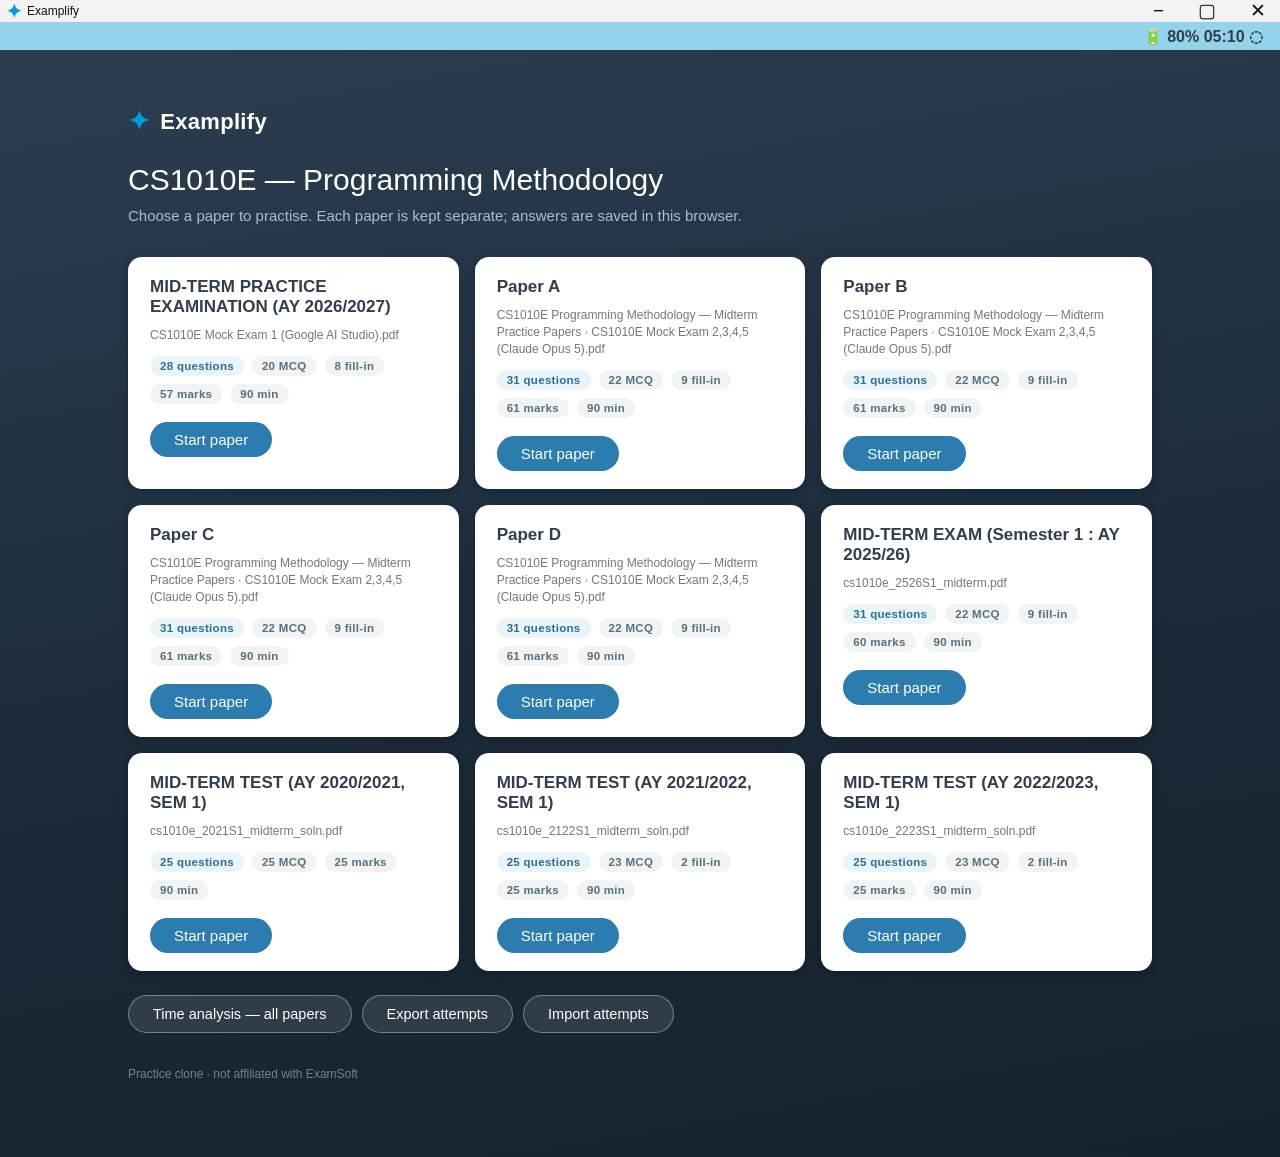
<file: index.html>
<!DOCTYPE html>
<html lang="en">
<head>
<meta charset="utf-8">
<meta name="viewport" content="width=device-width, initial-scale=1">
<title>Examplify</title>
<link rel="stylesheet" href="styles.css">
</head>
<body>

<!-- ============ Title bar ============ -->
<div class="titlebar">
  <div class="titlebar-left">
    <span class="titlebar-mark">&#10022;</span>
    <span class="titlebar-name">Examplify</span>
  </div>
  <div class="titlebar-buttons">
    <span>&#8722;</span><span>&#9634;</span><span>&#10005;</span>
  </div>
</div>

<!-- ============ System status strip ============ -->
<div class="statusbar">
  <span class="statusbar-icons">&#128267; <b id="battery">80%</b> <span id="clock">12:17</span> &#9676;</span>
</div>

<!-- ============ Exam selection screen ============ -->
<section id="screen-picker" class="picker">
  <div class="picker-inner">
    <div class="picker-logo"><span class="picker-mark">&#10022;</span> Examplify</div>
    <h1>CS1010E &mdash; Programming Methodology</h1>
    <p class="picker-sub">Choose a paper to practise. Each paper is kept separate; answers are saved in this browser.</p>
    <div id="exam-list" class="exam-list"></div>
    <div class="picker-tools">
      <button class="picker-tool-btn" id="open-stats" type="button">Time analysis &mdash; all papers</button>
      <button class="picker-tool-btn" id="export-attempts" type="button">Export attempts</button>
      <button class="picker-tool-btn" id="import-attempts" type="button">Import attempts</button>
    </div>
    <p class="picker-note" id="picker-note" hidden></p>
    <input type="file" id="import-file" accept="application/json,.json" hidden>
    <p class="picker-foot">Practice clone &middot; not affiliated with ExamSoft</p>
  </div>
</section>

<!-- ============ Exam runner ============ -->
<section id="screen-exam" class="app" hidden>

  <!-- Header -->
  <header class="app-header">
    <div class="app-brand">
      <span class="app-brand-icon">&#10022;</span>
      <span class="app-brand-text">Examplify</span>
    </div>
    <div class="app-brand-sep"></div>
    <div class="app-title" id="exam-title">&nbsp;</div>
    <div class="app-remaining">
      <span class="app-remaining-label" id="timer-label">TIME REMAINING</span>
      <span class="app-remaining-clock" id="timer">90:00</span>
    </div>
    <div class="app-controls-wrap">
      <div class="app-controls" id="exam-controls">
        <button class="app-controls-btn" id="exam-controls-btn" type="button">
          EXAM CONTROLS <span class="chev">&#65088;</span>
        </button>
        <div class="menu" id="exam-controls-menu" hidden>
          <button type="button" data-action="submit">Submit Exam</button>
          <button type="button" data-action="quit">Exit &amp; Discard</button>
        </div>
      </div>
    </div>
    <button class="app-toolkit" id="toolkit-btn" type="button">
      <span>TOOL KIT</span><span class="toolkit-dots">&#8942;</span>
    </button>
    <div class="menu menu-right" id="toolkit-menu" hidden>
      <button type="button" data-action="calc">Calculator</button>
      <button type="button" data-action="notes">Notes</button>
      <button type="button" data-action="highlights">Highlights</button>
      <button type="button" data-action="legend">Keyboard Shortcuts</button>
    </div>
  </header>

  <!-- Body -->
  <div class="app-body">

    <aside class="rail" id="rail">
      <button class="rail-filter" id="rail-filter" type="button">FILTER &rsaquo;</button>
      <button class="rail-caret" id="rail-up" type="button" title="Scroll up">&#8963;</button>
      <div class="rail-list" id="rail-list"></div>
      <button class="rail-caret" id="rail-down" type="button" title="Scroll down">&#8964;</button>
      <div class="rail-filter-panel" id="rail-filter-panel" hidden>
        <button type="button" data-filter="all">All questions</button>
        <button type="button" data-filter="flagged">Flagged</button>
        <button type="button" data-filter="unanswered">Unanswered</button>
        <button type="button" data-filter="mcq">Multiple choice</button>
        <button type="button" data-filter="fib">Fill in the blank</button>
        <div class="rail-filter-sep"></div>
        <div class="rail-filter-group">Mid-term scope</div>
        <button type="button" data-filter="outofscope">Out of scope</button>
        <button type="button" class="sub" data-filter="scope-total">Totally out of scope</button>
        <button type="button" class="sub" data-filter="scope-crucial">Crucially out of scope</button>
        <button type="button" class="sub" data-filter="scope-slight">Slightly out of scope</button>
        <button type="button" data-filter="inscope">In scope</button>
      </div>
    </aside>

    <main class="main" id="main">
      <div class="q-head" id="q-head">
        <div class="q-head-left">
          <span class="q-label" id="q-label">Question 1</span>
          <button class="q-label-chev" id="q-jump" type="button" title="Jump to question">&#8964;</button>
          <div class="menu" id="q-jump-menu" hidden></div>
        </div>
        <button class="flag-btn" id="flag-btn" type="button">FLAG QUESTION</button>
        <div class="q-stopwatch" id="q-stopwatch" hidden title="Time spent on this question">
          <span class="q-stopwatch-icon" aria-hidden="true">&#9201;</span>
          <span class="q-stopwatch-time" id="q-stopwatch-time">00:00</span>
        </div>
        <div class="q-more-wrap">
          <button class="q-more" id="q-more" type="button">&#8226;&#8226;&#8226;</button>
          <div class="menu menu-right" id="q-more-menu" hidden>
            <button type="button" data-action="strike">Strike through</button>
            <button type="button" data-action="highlight">Highlight</button>
            <button type="button" data-action="clear">Clear highlights</button>
          </div>
        </div>
      </div>

      <div class="q-scroll" id="q-scroll">
        <div class="q-stem" id="q-stem"></div>
        <div class="q-answers" id="q-answers"></div>
      </div>

      <div class="q-toast" id="q-toast" hidden></div>
    </main>

    <!-- ============ Toolkit Panel (Calculator) ============ -->
    <aside class="toolkit-panel" id="toolkit-panel" hidden>
      <div class="toolkit-tabs">
        <button class="toolkit-tab" data-tab="tools" type="button">TOOLS</button>
        <button class="toolkit-tab active" data-tab="calculators" type="button">CALCULATORS</button>
      </div>

      <div class="toolkit-content" id="toolkit-content">
        <!-- Calculator Mode Toggle -->
        <div class="calc-mode-toggle">
          <button class="calc-mode-btn active" id="calc-mode-keyboard" data-mode="keyboard" type="button">Keyboard Friendly</button>
          <button class="calc-mode-btn" id="calc-mode-classic" data-mode="classic" type="button">Classic</button>
        </div>

        <!-- ===== Keyboard Friendly Calculator ===== -->
        <div class="calc-keyboard" id="calc-keyboard">
          <div class="calc-kb-display-wrap">
            <div class="calc-kb-history" id="calc-kb-history"></div>
            <div class="calc-kb-input-box">
              <input class="calc-kb-input" id="calc-kb-input" type="text" autocomplete="off" spellcheck="false" placeholder="">
            </div>
          </div>
          <div class="calc-kb-controls">
            <button class="calc-ctrl-btn" id="calc-kb-undo" type="button" title="Undo">
              <svg width="18" height="18" viewBox="0 0 24 24" fill="none" stroke="currentColor" stroke-width="2" stroke-linecap="round" stroke-linejoin="round"><path d="M9 14 4 9l5-5"/><path d="M4 9h10.5a5.5 5.5 0 0 1 5.5 5.5v0a5.5 5.5 0 0 1-5.5 5.5H11"/></svg>
            </button>
            <button class="calc-ctrl-btn" id="calc-kb-redo" type="button" title="Redo">
              <svg width="18" height="18" viewBox="0 0 24 24" fill="none" stroke="currentColor" stroke-width="2" stroke-linecap="round" stroke-linejoin="round"><path d="m15 14 5-5-5-5"/><path d="M20 9H9.5A5.5 5.5 0 0 0 4 14.5v0A5.5 5.5 0 0 0 9.5 20H13"/></svg>
            </button>
            <span class="calc-ctrl-spacer"></span>
            <button class="calc-ctrl-btn calc-ctrl-text" id="calc-kb-clear" type="button">clear all</button>
            <button class="calc-ctrl-btn" id="calc-kb-backspace" type="button" title="Backspace">
              <svg width="20" height="18" viewBox="0 0 24 24" fill="none" stroke="currentColor" stroke-width="2" stroke-linecap="round" stroke-linejoin="round"><path d="M21 4H8l-7 8 7 8h13a2 2 0 0 0 2-2V6a2 2 0 0 0-2-2z"/><line x1="18" y1="9" x2="12" y2="15"/><line x1="12" y1="9" x2="18" y2="15"/></svg>
            </button>
          </div>
          <div class="calc-kb-grid">
            <button class="calc-btn func" data-val="(">(</button>
            <button class="calc-btn func" data-val=")">)</button>
            <button class="calc-btn func" data-val="√">√</button>
            <button class="calc-btn func" data-val="^"><i>a</i><sup><i>b</i></sup></button>
            <button class="calc-btn op" data-val="÷">÷</button>

            <button class="calc-btn num" data-val="7">7</button>
            <button class="calc-btn num" data-val="8">8</button>
            <button class="calc-btn num" data-val="9">9</button>
            <button class="calc-btn op span2" data-val="×">×</button>

            <button class="calc-btn num" data-val="4">4</button>
            <button class="calc-btn num" data-val="5">5</button>
            <button class="calc-btn num" data-val="6">6</button>
            <button class="calc-btn op span2" data-val="−">−</button>

            <button class="calc-btn num" data-val="1">1</button>
            <button class="calc-btn num" data-val="2">2</button>
            <button class="calc-btn num" data-val="3">3</button>
            <button class="calc-btn op span2" data-val="+">+</button>

            <button class="calc-btn num" data-val="0">0</button>
            <button class="calc-btn num" data-val=".">.</button>
            <button class="calc-btn func" data-val="ans">ans</button>
            <button class="calc-btn enter span2" id="calc-kb-enter" type="button">
              <svg width="20" height="16" viewBox="0 0 24 24" fill="none" stroke="currentColor" stroke-width="2.5" stroke-linecap="round" stroke-linejoin="round"><polyline points="9 10 4 15 9 20"/><path d="M20 4v7a4 4 0 0 1-4 4H4"/></svg>
            </button>
          </div>
        </div>

        <!-- ===== Classic (Scientific) Calculator ===== -->
        <div class="calc-classic" id="calc-classic" hidden>
          <div class="calc-cl-display">
            <div class="calc-cl-top">
              <span class="calc-cl-deg" id="calc-cl-deg">DEG</span>
              <span class="calc-cl-ans-label">Ans=</span>
              <span class="calc-cl-ans-val" id="calc-cl-ans">0</span>
            </div>
            <input class="calc-cl-input" id="calc-cl-input" type="text" autocomplete="off" spellcheck="false" value="0" placeholder="0">
          </div>
          <div class="calc-cl-grid">
            <button class="calc-btn cl-func cl-rad" id="calc-cl-rad" type="button">Radian</button>
            <button class="calc-btn cl-func cl-inv" id="calc-cl-inv" type="button">INV</button>
            <button class="calc-btn cl-func cl-ac" id="calc-cl-ac" type="button">AC</button>

            <button class="calc-btn cl-btn" data-val="sin">sin</button>
            <button class="calc-btn cl-btn" data-val="cos">cos</button>
            <button class="calc-btn cl-btn" data-val="tan">tan</button>
            <button class="calc-btn cl-btn" data-val="π">π</button>
            <button class="calc-btn cl-btn" data-val="n!">n!</button>

            <button class="calc-btn cl-btn" data-val="log">log</button>
            <button class="calc-btn cl-btn" data-val="ln">ln</button>
            <button class="calc-btn cl-btn" data-val="√">√</button>
            <button class="calc-btn cl-btn" data-val="1/x">1/x</button>
            <button class="calc-btn cl-btn" data-val="x^y"><i>x</i><sup><i>y</i></sup></button>

            <button class="calc-btn cl-btn" data-val="7">7</button>
            <button class="calc-btn cl-btn" data-val="8">8</button>
            <button class="calc-btn cl-btn" data-val="9">9</button>
            <button class="calc-btn cl-btn" data-val="(">(</button>
            <button class="calc-btn cl-btn" data-val=")">)</button>

            <button class="calc-btn cl-btn" data-val="4">4</button>
            <button class="calc-btn cl-btn" data-val="5">5</button>
            <button class="calc-btn cl-btn" data-val="6">6</button>
            <button class="calc-btn cl-btn" data-val="×">×</button>
            <button class="calc-btn cl-btn" data-val="÷">÷</button>

            <button class="calc-btn cl-btn" data-val="1">1</button>
            <button class="calc-btn cl-btn" data-val="2">2</button>
            <button class="calc-btn cl-btn" data-val="3">3</button>
            <button class="calc-btn cl-btn" data-val="+">+</button>
            <button class="calc-btn cl-btn" data-val="−">−</button>

            <button class="calc-btn cl-btn" data-val="0">0</button>
            <button class="calc-btn cl-btn" data-val=".">.</button>
            <button class="calc-btn cl-btn" data-val="EE">EE</button>
            <button class="calc-btn cl-btn" id="calc-cl-del" type="button">Del</button>
            <button class="calc-btn cl-btn" id="calc-cl-eq" type="button">=</button>
          </div>
        </div>
      </div>

      <div class="toolkit-close">
        <a href="#" id="toolkit-close-link">Close Toolkit</a>
      </div>
    </aside>
  </div>

  <!-- Footer -->
  <footer class="app-footer">
    <div class="footer-progress">
      <span id="footer-progress">1 OF 2 QUESTIONS</span>
      <span class="footer-version">EXAMPLIFY VERSION 3W.12.0</span>
    </div>
    <div class="footer-nav">
      <button class="btn-outline" id="prev-btn" type="button">Previous</button>
      <button class="btn-solid" id="next-btn" type="button">Next</button>
    </div>
  </footer>
</section>

<!-- ============ Review / results ============ -->
<section id="screen-review" class="review" hidden>
  <header class="review-header">
    <div class="app-brand">
      <span class="app-brand-icon">&#10022;</span>
      <span class="app-brand-text">Examplify</span>
    </div>
    <div class="app-brand-sep"></div>
    <div class="app-title" id="review-title">&nbsp;</div>
    <div class="review-header-actions">
      <button class="btn-outline light" id="review-alltime" type="button">Compare all papers</button>
      <button class="btn-outline light" id="review-continue" type="button">Continue this paper</button>
      <button class="btn-outline light" id="review-retake" type="button">Retake paper</button>
      <button class="btn-outline light" id="review-back" type="button">Back to exams</button>
    </div>
  </header>

  <div class="review-body">
    <div class="review-summary">
      <div class="score-ring" id="score-ring">
        <span class="score-pct" id="score-pct">&mdash;</span>
        <span class="score-cap">score</span>
      </div>
      <div class="review-stats" id="review-stats"></div>
    </div>
    <div class="time-panel" id="review-time"></div>
    <div class="review-breakdown" id="review-breakdown"></div>
  </div>
</section>

<!-- ============ Cross-paper time analysis ============ -->
<section id="screen-stats" class="review stats" hidden>
  <header class="review-header">
    <div class="app-brand">
      <span class="app-brand-icon">&#10022;</span>
      <span class="app-brand-text">Examplify</span>
    </div>
    <div class="app-brand-sep"></div>
    <div class="app-title" id="stats-title">Time analysis</div>
    <div class="review-header-actions">
      <button class="btn-outline light" id="stats-back" type="button">Back to exams</button>
    </div>
  </header>
  <div class="review-body">
    <div id="stats-root"></div>
  </div>
</section>

<!-- ============ Modal ============ -->
<div class="modal-backdrop" id="modal" hidden>
  <div class="modal">
    <h2 id="modal-title">Submit exam?</h2>
    <div class="modal-body" id="modal-body"></div>
    <div class="modal-actions" id="modal-actions"></div>
  </div>
</div>

<script src="data/registry.js"></script>
<script src="data/exam-mock1.js"></script>
<script src="data/exam-paper-a.js"></script>
<script src="data/exam-paper-b.js"></script>
<script src="data/exam-paper-c.js"></script>
<script src="data/exam-paper-d.js"></script>
<script src="data/exam-midterm.js"></script>
<script src="data/exam-2021.js"></script>
<script src="data/exam-2122.js"></script>
<script src="data/exam-2223.js"></script>
<script src="app.js"></script>
</body>
</html>
</file>
<file: styles.css>
/* ===========================================================
   Examplify clone — styling derived from the interface CSS
   =========================================================== */

:root {
  --bar-grey: #F3F3F3;
  --strip-blue: #93D4EC;
  --strip-text: #2D3E4D;
  --header: #2B3E50;
  --header-dark: #0C253B;
  --rail-bg: #F0F3F5;
  --rail-text: #2D4153;
  --accent: #2C7CAF;
  --accent-line: #2C7EAF;
  --accent-soft: #2A7DB1;
  --accent-text: #2879AB;
  --footer: #D9EDF9;
  --footer-text: #303F4E;
  --footer-muted: #557387;
  --option-bg: #F0F3F5;
  --option-border: #A6A6A6;
  --ink: #303030;
  --ink-strong: #303F4E;
  --ink-muted: #777777;
  --ok: #2E7D4F;
  --ok-bg: #E7F5EC;
  --bad: #B03A2E;
  --bad-bg: #FBEAE8;
  --flag: #C9862B;
}

* { box-sizing: border-box; }

html, body {
  margin: 0;
  padding: 0;
  height: 100%;
  background: #FFFFFF;
  color: var(--ink);
  font-family: Roboto, "Segoe UI", Arial, Helvetica, sans-serif;
  -webkit-font-smoothing: antialiased;
}

button { font-family: inherit; cursor: pointer; }
[hidden] { display: none !important; }

/* ---------------- title bar ---------------- */
.titlebar {
  height: 22px;
  background: var(--bar-grey);
  display: flex;
  align-items: center;
  justify-content: space-between;
  padding: 0 14px 0 2px;
}
.titlebar-left { display: flex; align-items: center; gap: 5px; padding-left: 4px; }
.titlebar-mark { color: #059ADE; font-size: 19px; font-weight: 700; line-height: 19px; }
.titlebar-name { font-size: 12px; color: #111111; }
.titlebar-buttons { display: flex; align-items: center; gap: 34px; font-size: 19px; color: #111111; line-height: 22px; }

/* ---------------- status strip ---------------- */
.statusbar {
  height: 28px;
  background: var(--strip-blue);
  display: flex;
  justify-content: flex-end;
  align-items: center;
  padding: 0 17px 0 0;
}
.statusbar-icons { color: var(--strip-text); font-weight: 700; font-size: 16px; }

/* ===========================================================
   Picker
   =========================================================== */
.picker {
  min-height: calc(100vh - 50px);
  background: linear-gradient(170deg, #2B3E50 0%, #1B2B3A 55%, #16222E 100%);
  overflow-y: auto;
}
.picker-inner { max-width: 1080px; margin: 0 auto; padding: 56px 28px 64px; }
.picker-logo { display: flex; align-items: center; gap: 10px; color: #FFFFFF; font-size: 22px; font-weight: 700; letter-spacing: .3px; }
.picker-mark { color: #059ADE; font-size: 26px; }
.picker h1 { color: #FFFFFF; font-size: 30px; font-weight: 500; margin: 26px 0 8px; }
.picker-sub { color: #A9BFD0; font-size: 15px; margin: 0 0 30px; max-width: 640px; line-height: 22px; }
.picker-foot { color: #6C8497; font-size: 12px; margin-top: 34px; }

.exam-list { display: grid; grid-template-columns: repeat(auto-fill, minmax(300px, 1fr)); gap: 16px; }
.exam-card {
  text-align: left;
  background: #FFFFFF;
  border: none;
  border-radius: 14px;
  padding: 20px 22px 18px;
  display: flex;
  flex-direction: column;
  gap: 10px;
  transition: transform .12s ease, box-shadow .12s ease;
  box-shadow: 0 2px 10px rgba(0,0,0,.25);
}
.exam-card:hover { transform: translateY(-2px); box-shadow: 0 8px 22px rgba(0,0,0,.35); }
.exam-card h2 { margin: 0; font-size: 17px; font-weight: 600; color: var(--ink-strong); }
.exam-card .exam-card-source { font-size: 12px; color: var(--ink-muted); line-height: 17px; }
.exam-card .exam-card-meta { display: flex; gap: 8px; flex-wrap: wrap; margin-top: 2px; }
.chip {
  font-size: 11.5px; font-weight: 600; letter-spacing: .3px;
  padding: 4px 10px; border-radius: 30px; background: #EAF4F9; color: #2A6E96;
}
.chip.alt { background: #F1F3F4; color: #55707F; }
.exam-card .exam-card-cta {
  margin-top: 8px; align-self: flex-start;
  background: var(--accent); color: #fff; border: none;
  border-radius: 30px; padding: 9px 24px; font-size: 15px; font-weight: 500;
}
.exam-card .exam-card-resume { font-size: 12px; color: #2E7D4F; font-weight: 600; }

/* ===========================================================
   Exam shell
   =========================================================== */
.app { display: flex; flex-direction: column; height: calc(100vh - 50px); background: #FFFFFF; }

.app-header {
  position: relative;
  height: 68px;
  background: var(--header);
  display: flex;
  align-items: center;
  flex: none;
}
.app-brand { display: flex; align-items: center; gap: 8px; padding-left: 26px; }
.app-brand-icon { color: #0393F8; font-size: 26px; line-height: 1; }
.app-brand-text { color: #FFFFFF; font-size: 25px; font-weight: 500; letter-spacing: .2px; }
.app-brand-sep { width: 1px; height: 33px; background: #4A5C6E; margin: 0 16px 0 18px; }
.app-title {
  color: #FFFFFF; font-size: 16px; flex: 1 1 auto; min-width: 0;
  overflow: hidden; text-overflow: ellipsis; white-space: nowrap;
}
.app-remaining { display: flex; align-items: center; gap: 12px; padding: 0 39px 0 20px; flex: none; }
.app-remaining-label { color: #FFFFFF; font-size: 15px; }
.app-remaining-clock { color: #FFFFFF; font-size: 16px; font-variant-numeric: tabular-nums; }
.app-remaining-clock.low { color: #FFC7C7; }
.app-remaining-clock.over { color: #FFC46B; }
.app-controls-wrap { position: relative; flex: none; }
.app-controls-btn {
  background: none; border: none; color: #FFFFFF; font-size: 16px;
  display: flex; align-items: center; gap: 8px; padding: 10px 8px;
}
.app-controls-btn .chev { font-size: 12px; }
.app-toolkit {
  flex: none; width: 154px; height: 66px; margin-left: 24px;
  background: var(--header-dark); border: none; color: #FFFFFF; font-size: 18px;
  display: flex; align-items: center; justify-content: center; gap: 12px;
}
.app-toolkit .toolkit-dots { font-weight: 700; }

/* dropdown menus */
.menu {
  position: absolute; top: 100%; left: 0; z-index: 40;
  background: #FFFFFF; border: 1px solid #C8D3DA; border-radius: 10px;
  box-shadow: 0 10px 28px rgba(16,32,48,.28);
  min-width: 200px; padding: 6px; display: flex; flex-direction: column;
}
.menu.menu-right { left: auto; right: 0; }
.menu button {
  background: none; border: none; text-align: left; font-size: 14px;
  padding: 9px 12px; border-radius: 7px; color: var(--ink-strong);
}
.menu button:hover { background: #EDF4F8; }
.menu .menu-head { font-size: 11px; letter-spacing: .6px; color: #8496A3; padding: 8px 12px 4px; font-weight: 700; }
#toolkit-menu { top: 68px; right: 0; }
.menu.menu-right.floating { position: absolute; }

/* ---------------- body ---------------- */
.app-body { flex: 1 1 auto; display: flex; min-height: 0; }

/* rail */
.rail {
  position: relative;
  width: 85px; flex: none;
  background: var(--rail-bg);
  display: flex; flex-direction: column; align-items: center;
  gap: 4px; padding-bottom: 10px;
}
.rail-filter {
  background: none; border: none; color: var(--rail-text); font-weight: 300;
  font-size: 16px; padding: 18px 0 0; display: flex; align-items: center; gap: 5px;
  width: 100%; justify-content: center;
}
.rail-caret {
  background: none; border: none; color: var(--rail-text); font-size: 26px;
  line-height: 1; padding: 4px 0; width: 100%;
}
.rail-caret:disabled { opacity: .3; cursor: default; }
.rail-list {
  flex: 1 1 auto; width: 100%; overflow-y: auto; display: flex;
  flex-direction: column; align-items: center; gap: 16px; padding: 6px 0;
  scrollbar-width: none;
}
.rail-list::-webkit-scrollbar { width: 0; height: 0; }

.rail-dot {
  width: 55px; height: 55px; flex: none; border-radius: 50%;
  border: 3px solid transparent; background: transparent;
  font-size: 15px; font-weight: 300; color: var(--rail-text);
  display: flex; align-items: center; justify-content: center;
}
.rail-dot:hover { border-color: #B9CEDA; }
.rail-dot.current { border-color: var(--accent-line); font-weight: 400; }
.rail-dot.answered { background: var(--accent); color: #FFFFFF; font-weight: 500; }
.rail-dot.answered:hover { border-color: #123A57; }
.rail-dot.current.answered { background: var(--accent); border-color: #123A57; }
.rail-dot { position: relative; }
.rail-dot.flagged::after {
  content: ""; position: absolute; top: 3px; right: 1px;
  width: 12px; height: 12px; border-radius: 50%; background: var(--flag);
  border: 2px solid var(--rail-bg);
}

.rail-filter-panel {
  position: absolute; left: 86px; top: 0; z-index: 30;
  background: #fff; border: 1px solid #C8D3DA; border-radius: 10px;
  box-shadow: 0 10px 28px rgba(16,32,48,.28); padding: 6px; min-width: 180px;
  display: flex; flex-direction: column;
}
.rail-filter-panel button {
  background: none; border: none; text-align: left; font-size: 14px;
  padding: 9px 12px; border-radius: 7px; color: var(--ink-strong);
}
.rail-filter-panel button:hover { background: #EDF4F8; }
.rail-filter-panel button.active { background: #E2F0F8; font-weight: 600; }
.rail-filter-sep { height: 1px; background: #DCE4EA; margin: 6px 8px; }
.rail-filter-group {
  font-size: 10.5px; font-weight: 700; letter-spacing: .9px; text-transform: uppercase;
  color: #8A9AA6; padding: 6px 12px 4px;
}
.rail-filter-panel button.sub {
  font-size: 13px; color: #5A6B78; padding: 7px 12px 7px 24px;
}

/* main */
.main { flex: 1 1 auto; min-width: 0; display: flex; flex-direction: column; position: relative; }

.q-head {
  position: relative;
  display: flex; align-items: center; gap: 17px;
  padding: 16px 29px 0 25px; flex: none;
}
.q-head-left { display: flex; align-items: center; gap: 2px; position: relative; }
.q-label { font-size: 16px; font-weight: 600; color: var(--ink-strong); padding-top: 2px; }
.q-label-chev { background: none; border: none; font-size: 24px; color: var(--ink-strong); line-height: 1; padding: 0 4px; }
.flag-btn {
  background: none; border: 2px solid var(--accent-soft); border-radius: 30px;
  color: var(--accent-text); font-weight: 600; font-size: 14px; letter-spacing: .4px;
  padding: 8px 16px;
}
.flag-btn:hover { background: #F0F8FC; }
.flag-btn.on { background: var(--flag); border-color: var(--flag); color: #FFFFFF; }
.q-more-wrap { margin-left: auto; position: relative; }
.q-more {
  background: #F1F3F4; border: none; border-radius: 30px;
  font-size: 23px; line-height: 17px; letter-spacing: 1px; color: var(--ink-strong);
  padding: 0 7px; height: 17px; display: flex; align-items: center;
}

/* subtle out-of-syllabus marker, sits at the top right of the question head */
.scope-badge {
  display: inline-flex; align-items: center; gap: 7px; max-width: 340px;
  font-size: 10.5px; line-height: 1; padding: 5px 10px; border-radius: 30px;
  background: #FBF6EA; border: 1px solid #EADCB8; color: #8A6D24;
  white-space: nowrap; overflow: hidden; cursor: default; flex: none;
}
.scope-badge .scope-tag {
  font-weight: 700; letter-spacing: .9px; text-transform: uppercase; flex: none;
}
.scope-badge .scope-level {
  font-style: italic; text-transform: lowercase; opacity: .85; flex: none;
}
.scope-badge .scope-level::after { content: ""; }
.scope-badge .scope-why {
  overflow: hidden; text-overflow: ellipsis; white-space: nowrap;
  color: #9A8347; font-size: 11px;
}
.scope-badge.slight { background: #F4F6F8; border-color: #DCE3E9; color: #6C7C89; }
.scope-badge.slight .scope-why { color: #8496A3; }
.scope-badge.crucial { background: #FDF3E9; border-color: #F0D6B4; color: #A0601F; }
.scope-badge.crucial .scope-why { color: #B47A3C; }
.scope-badge.total { background: #FBEEEE; border-color: #EECBCB; color: #A03B3B; }
.scope-badge.total .scope-why { color: #B46A6A; }

/* in the review list the badge may wrap onto its own line and show in full */
.review-card-head .scope-badge { max-width: none; white-space: normal; }
.review-card-head .scope-badge .scope-why { white-space: normal; overflow: visible; text-overflow: clip; }

.q-scroll {
  flex: 1 1 auto; overflow-y: auto; padding: 18px 29px 40px 29px;
  display: flex; flex-direction: column;
}
.q-scroll::-webkit-scrollbar { width: 13px; }
.q-scroll::-webkit-scrollbar-thumb { background: #CBD5DC; border-radius: 7px; border: 3px solid #fff; }

.q-stem { max-width: 1000px; }
.stem-text { font-family: Inter, Roboto, Arial, sans-serif; font-size: 16.3px; line-height: 24px; color: var(--ink); margin: 0 0 14px; }
.stem-text.tight { margin-bottom: 6px; }
.stem-text.lead { margin-bottom: 18px; }

.code {
  font-family: "Roboto Mono", "Consolas", "Menlo", monospace;
  font-size: 16px; line-height: 22px; color: #303030;
  background: #FAFBFC; border-left: 3px solid #E3EAEF;
  padding: 12px 18px; margin: 0 0 18px; border-radius: 4px;
  white-space: pre; overflow-x: auto; letter-spacing: .2px;
}
.code.plain .tok-op { color: #444444; }
.code-note {
  display: block; color: var(--ink-muted); font-family: "Roboto Mono", monospace;
  font-size: 15px; letter-spacing: 1px;
}
.tok-kw { color: #2B5FD9; }
.tok-def { color: #8A4FBE; }
.tok-num { color: #E8730C; }
.tok-str { color: #1E8E3E; }
.tok-com { color: #8A9BA8; font-style: italic; }
.tok-bool { color: #2B5FD9; }
.tok-bi { color: #8A4FBE; }

.inline-code {
  font-family: "Roboto Mono", "Consolas", monospace;
  font-size: 0.94em; background: #F0F4F7; border-radius: 4px;
  padding: 1px 5px; color: #27506B;
}

.blank-chip {
  display: inline-flex; align-items: center; justify-content: center;
  width: 26px; height: 26px; border-radius: 50%;
  border: 2px solid var(--accent-soft); background: #FFFFFF;
  color: var(--accent-text); font-size: 14px; font-weight: 600;
  vertical-align: middle; margin: 0 3px; font-family: Roboto, Arial, sans-serif;
}
.blank-chip.filled { background: #E2F0F8; }

/* answers */
.q-answers { max-width: 1000px; margin-top: 6px; }
.answers-label { font-size: 16px; font-weight: 500; color: var(--ink-strong); margin: 22px 0 20px; }

.opt {
  position: relative;
  width: 100%; display: flex; align-items: center; gap: 14px;
  background: var(--option-bg); border: 2px solid var(--option-border);
  border-radius: 40px; min-height: 61px; padding: 8px 24px; margin-bottom: 15px;
  text-align: left; transition: border-color .12s ease, background .12s ease;
}
.opt:hover { border-color: #7C9FB4; }
.opt.selected { border-color: var(--accent); background: #E6F2F9; }
.opt-letter { font-weight: 600; font-size: 18px; color: #111111; flex: none; width: 16px; }
.opt-text {
  flex: 1 1 auto; font-family: "Roboto Mono", monospace;
  font-size: 15px; line-height: 21px; color: var(--ink-muted); white-space: pre-wrap;
}
.opt.selected .opt-text { color: #23485E; }
.opt-eye { flex: none; background: none; border: none; padding: 2px 2px 0; color: #111111; }
.opt-eye svg { display: block; }

/* Eliminated option: dimmed and struck through, but still selectable. */
.opt.struck { background: #EBEDEF; border-color: #C6CDD2; }
.opt.struck .opt-letter,
.opt.struck .opt-text { text-decoration: line-through; }
.opt.struck .opt-letter { color: #9AA6AE; }
.opt.struck .opt-text { color: #A5AFB6; }
.opt.struck.selected { background: #E6F2F9; border-color: var(--accent); }
.opt.struck.selected .opt-text { color: #8FA3AE; }
.opt-eye.on { color: #C0563F; }

.opt.correct { border-color: var(--ok); background: var(--ok-bg); }
.opt.correct .opt-text { color: var(--ok); }
.opt.wrong { border-color: var(--bad); background: var(--bad-bg); }
.opt.wrong .opt-text { color: var(--bad); }

/* fill in the blank answer rows */
.fib-row {
  display: flex; align-items: center; gap: 16px;
  background: var(--option-bg); border: 2px solid var(--option-border);
  border-radius: 40px; min-height: 61px; padding: 8px 24px; margin-bottom: 15px;
  transition: border-color .12s ease, box-shadow .12s ease, background .12s ease;
}
.fib-row:focus-within { border-color: var(--accent); box-shadow: 0 0 0 3px rgba(44,124,175,.20); background: #FFFFFF; }
.fib-row.solved { border-color: var(--accent); background: #F7FBFD; }
.fib-row.correct { border-color: var(--ok); background: var(--ok-bg); }
.fib-row.wrong { border-color: var(--bad); background: var(--bad-bg); }
.fib-num { font-size: 18px; font-weight: 600; color: #111111; flex: none; min-width: 22px; }
.fib-input {
  flex: 1 1 auto; border: none; border-bottom: 1px solid #C9D2D8; background: transparent;
  font-family: "Roboto Mono", monospace; font-size: 15.5px; color: #23485E;
  padding: 6px 2px; outline: none; min-width: 0;
}
.fib-input::placeholder { color: #AEBAC2; }
.fib-expected { flex: none; font-family: "Roboto Mono", monospace; font-size: 13.5px; color: var(--ok); }
.fib-row.wrong .fib-expected { color: var(--bad); }

.answer-note { font-size: 13.5px; color: var(--ink-muted); margin: -6px 0 18px 6px; }

/* toast */
.q-toast {
  position: absolute; left: 50%; bottom: 18px; transform: translateX(-50%);
  background: #26313A; color: #FFFFFF; font-size: 13.5px;
  padding: 9px 18px; border-radius: 30px; box-shadow: 0 6px 18px rgba(0,0,0,.3);
  z-index: 50;
}

/* ---------------- footer ---------------- */
.app-footer {
  flex: none; height: 65px; background: var(--footer);
  display: flex; align-items: center; padding: 0 19px 0 30px; gap: 16px;
}
.footer-progress { display: flex; align-items: baseline; gap: 12px; flex: 1 1 auto; }
#footer-progress { font-size: 12px; color: var(--footer-text); letter-spacing: .2px; }
.footer-version { font-size: 12px; font-weight: 300; color: var(--footer-muted); }
.footer-nav { display: flex; align-items: center; gap: 14px; }
.btn-solid {
  background: var(--accent); border: none; border-radius: 30px; color: #FFFFFF;
  font-size: 18px; font-weight: 500; padding: 12px 40px; min-width: 142px;
}
.btn-solid:hover { background: #26648F; }
.btn-outline {
  background: transparent; border: 2px solid var(--accent); border-radius: 30px;
  color: var(--accent); font-size: 18px; font-weight: 500; padding: 10px 34px; min-width: 142px;
}
.btn-outline:hover { background: rgba(44,124,175,.08); }
.btn-outline.light { border-color: #FFFFFF; color: #FFFFFF; font-size: 15px; padding: 8px 22px; min-width: 0; }
.btn-outline.light:hover { background: rgba(255,255,255,.12); }
.btn-solid.finish { background: #1E7A3E; }
.btn-solid.finish:hover { background: #186633; }

/* ===========================================================
   Review
   =========================================================== */
.review { display: flex; flex-direction: column; height: calc(100vh - 50px); background: #EEF3F6; }
.review-header { height: 68px; background: var(--header); display: flex; align-items: center; flex: none; }
.review-header .app-title { padding-right: 20px; }
.review-header-actions { padding-right: 22px; flex: none; display: flex; gap: 12px; flex-wrap: wrap; justify-content: flex-end; }
.review-body { flex: 1 1 auto; overflow-y: auto; padding: 30px 32px 60px; }
.review-summary { display: flex; align-items: center; gap: 34px; background: #fff; border-radius: 16px; padding: 26px 30px; box-shadow: 0 2px 10px rgba(16,32,48,.10); }
.score-ring {
  width: 132px; height: 132px; flex: none; border-radius: 50%;
  display: flex; flex-direction: column; align-items: center; justify-content: center;
  border: 8px solid #D8E4EC; background: #FBFDFE;
}
.score-ring.good { border-color: #9CD3AE; }
.score-ring.mid { border-color: #F0CE94; }
.score-ring.bad { border-color: #EFAFA6; }
.score-pct { font-size: 30px; font-weight: 700; color: var(--ink-strong); }
.score-cap { font-size: 11px; letter-spacing: 1px; color: #8496A3; text-transform: uppercase; }
.review-stats { display: grid; grid-template-columns: repeat(auto-fit, minmax(140px, 1fr)); gap: 14px 26px; flex: 1 1 auto; }
.review-stat { display: flex; flex-direction: column; gap: 3px; }
.review-stat .k { font-size: 11.5px; letter-spacing: .8px; text-transform: uppercase; color: #8496A3; font-weight: 700; }
.review-stat .v { font-size: 21px; font-weight: 600; color: var(--ink-strong); }
.review-stat .v.ok { color: var(--ok); }
.review-stat .v.bad { color: var(--bad); }

.review-breakdown { margin-top: 24px; display: flex; flex-direction: column; gap: 14px; }
.review-card { background: #fff; border-radius: 14px; padding: 18px 22px; box-shadow: 0 2px 8px rgba(16,32,48,.08); border-left: 5px solid #C8D3DA; }
.review-card.ok { border-left-color: var(--ok); }
.review-card.bad { border-left-color: var(--bad); }
.review-card.skipped { border-left-color: #C8A24B; }
.review-card-head { display: flex; align-items: center; gap: 12px; margin-bottom: 8px; flex-wrap: wrap; }
.review-card-head .num { font-size: 15px; font-weight: 700; color: var(--ink-strong); }
.review-card-head .verdict { font-size: 12px; font-weight: 700; letter-spacing: .6px; text-transform: uppercase; padding: 3px 10px; border-radius: 30px; }
.verdict.ok { background: var(--ok-bg); color: var(--ok); }
.verdict.bad { background: var(--bad-bg); color: var(--bad); }
.verdict.skip { background: #F1F3F4; color: #6C8497; }
.review-card-head .marks { margin-left: auto; font-size: 12.5px; color: #8496A3; }
.review-card .given, .review-card .expected { font-family: "Roboto Mono", monospace; font-size: 13.5px; line-height: 20px; white-space: pre-wrap; word-break: break-word; }
.review-card .given { color: #2E5A76; }
.review-card .expected { color: var(--ok); }
.review-card .explain { font-size: 13.5px; line-height: 20px; color: #55707F; margin-top: 6px; }
.review-card .review-stem { font-size: 13.5px; line-height: 20px; color: #55707F; margin-top: 8px; font-family: Inter, sans-serif; }
.review-back-btn {
  background: none; border: none; color: var(--accent); font-size: 13.5px; font-weight: 600;
  padding: 4px 0; align-self: flex-start;
}

/* ===========================================================
   Modal
   =========================================================== */
.modal-backdrop {
  position: fixed; inset: 0; background: rgba(16,32,48,.55);
  display: flex; align-items: center; justify-content: center; z-index: 100;
}
.modal {
  background: #FFFFFF; border-radius: 14px; padding: 26px 30px;
  width: min(560px, calc(100vw - 40px)); box-shadow: 0 20px 50px rgba(0,0,0,.35);
}
.modal h2 { margin: 0 0 12px; font-size: 20px; color: var(--ink-strong); font-weight: 600; }
.modal-body { font-size: 14.5px; line-height: 22px; color: #55707F; }
.modal-body ul { margin: 10px 0 0; padding-left: 20px; }
.modal-actions { display: flex; justify-content: flex-end; gap: 12px; margin-top: 24px; }
.modal-actions .btn-outline, .modal-actions .btn-solid { font-size: 15px; padding: 10px 26px; min-width: 0; }

@media (max-width: 900px) {
  .app-remaining, .app-controls-wrap { display: none; }
  .app-toolkit { width: 110px; margin-left: 12px; }
  .rail { width: 68px; }
  .rail-dot { width: 44px; height: 44px; font-size: 13px; }
}

/* ===========================================================
   Toolkit Panel (Calculator)
   =========================================================== */
.toolkit-panel {
  width: 360px;
  flex: none;
  background: #FFFFFF;
  border-left: 1px solid #D0D7DE;
  display: flex;
  flex-direction: column;
  height: 100%;
  overflow: hidden;
  box-shadow: -2px 0 6px rgba(0, 0, 0, 0.04);
}

/* --- Tabs --- */
.toolkit-tabs {
  display: flex;
  height: 44px;
  background: #ECEFF1;
  border-bottom: 1px solid #D5DBE1;
  flex: none;
}
.toolkit-tab {
  flex: 1;
  background: #ECEFF1;
  border: none;
  padding: 0;
  font-size: 13px;
  font-weight: 600;
  letter-spacing: .6px;
  color: #5A6A78;
  text-align: center;
  display: flex;
  align-items: center;
  justify-content: center;
  cursor: pointer;
  transition: background .15s ease, color .15s ease;
}
.toolkit-tab:hover {
  color: #2D3E4D;
}
.toolkit-tab.active {
  background: #FFFFFF;
  color: #1A202C;
  border-bottom: 1px solid #FFFFFF;
  margin-bottom: -1px;
}

/* --- Content area --- */
.toolkit-content {
  flex: 1 1 auto;
  padding: 14px 14px 10px;
  display: flex;
  flex-direction: column;
  overflow-y: auto;
}
.toolkit-content::-webkit-scrollbar {
  width: 5px;
}
.toolkit-content::-webkit-scrollbar-thumb {
  background: #CCD4DC;
  border-radius: 3px;
}

/* --- Mode toggle (Pill design) --- */
.calc-mode-toggle {
  display: flex;
  background: #E8ECEF;
  border-radius: 24px;
  padding: 3px;
  margin-bottom: 14px;
  flex: none;
}
.calc-mode-btn {
  flex: 1;
  border: none;
  background: transparent;
  color: #333333;
  font-size: 13.5px;
  font-weight: 600;
  padding: 7px 12px;
  border-radius: 20px;
  cursor: pointer;
  transition: background .15s ease, color .15s ease;
  text-align: center;
}
.calc-mode-btn.active {
  background: #2377C8;
  color: #FFFFFF;
  box-shadow: 0 1px 3px rgba(0, 0, 0, 0.12);
}
.calc-mode-btn:not(.active):hover {
  color: #000000;
}

/* ===== Keyboard Friendly Calculator ===== */
.calc-kb-display-wrap {
  margin-bottom: 4px;
}
.calc-kb-history {
  border: 1px solid #D5DBE1;
  border-radius: 4px;
  background: #FFFFFF;
  min-height: 48px;
  padding: 8px 12px;
  font-size: 14.5px;
  color: #333333;
  display: flex;
  flex-direction: column;
  justify-content: center;
  max-height: 80px;
  overflow-y: auto;
}
.calc-kb-history:empty::before {
  content: '';
  display: block;
}
.calc-kb-history::-webkit-scrollbar { width: 3px; }
.calc-kb-history::-webkit-scrollbar-thumb { background: #CBD5E1; }
.calc-kb-history .calc-hist-row {
  display: flex;
  align-items: center;
  justify-content: space-between;
  width: 100%;
}
.calc-kb-history .calc-hist-expr {
  color: #333333;
  font-size: 15px;
}
.calc-kb-history .calc-hist-res {
  color: #333333;
  font-size: 15px;
  display: flex;
  align-items: center;
  gap: 8px;
}
.calc-kb-history .calc-hist-icon {
  display: inline-flex;
  align-items: center;
  justify-content: center;
  width: 18px;
  height: 18px;
  border: 1px solid #A0AEC0;
  border-radius: 9px;
  font-size: 11px;
  color: #718096;
}

.calc-kb-input-box {
  border: 1px solid #D5DBE1;
  border-radius: 4px;
  background: #FFFFFF;
  height: 46px;
  margin-top: 8px;
  display: flex;
  align-items: center;
  padding: 0 12px;
  transition: border-color .15s ease;
}
.calc-kb-input-box:focus-within {
  border: 2px solid #2377C8;
  padding: 0 11px;
}
.calc-kb-input {
  flex: 1 1 auto;
  border: none;
  outline: none;
  font-family: inherit;
  font-size: 17px;
  color: #2D3748;
  background: transparent;
  width: 100%;
}

/* Controls row */
.calc-kb-controls {
  display: flex;
  align-items: center;
  padding: 8px 2px 10px;
  gap: 8px;
}
.calc-ctrl-btn {
  background: none;
  border: none;
  color: #94A3B8;
  cursor: pointer;
  padding: 4px 5px;
  display: inline-flex;
  align-items: center;
  justify-content: center;
  border-radius: 4px;
  transition: color .15s ease, background .15s ease;
}
.calc-ctrl-btn:hover {
  color: #475569;
  background: #F1F5F9;
}
.calc-ctrl-text {
  font-size: 13.5px;
  color: #94A3B8;
  font-family: inherit;
  font-weight: 500;
}
.calc-ctrl-spacer { flex: 1; }

/* Button grid — keyboard friendly */
.calc-kb-grid {
  display: grid;
  grid-template-columns: repeat(5, 1fr);
  gap: 6px;
}
.calc-btn {
  border: 1px solid #D5DBE1;
  border-radius: 5px;
  font-size: 16px;
  font-family: inherit;
  cursor: pointer;
  padding: 10px 0;
  text-align: center;
  display: flex;
  align-items: center;
  justify-content: center;
  line-height: 1.2;
  transition: background .12s ease, border-color .12s ease;
  user-select: none;
}
.calc-btn:active {
  box-shadow: inset 0 1px 2px rgba(0, 0, 0, 0.12);
}

/* Number buttons — medium grey */
.calc-kb-grid .calc-btn.num {
  background: #CCD2D8;
  border-color: #BCC4CB;
  color: #2D3748;
  font-weight: 400;
}
.calc-kb-grid .calc-btn.num:hover {
  background: #BDC5CC;
}
/* The trailing operator in each number row (×, −, +, ↵) fills two columns, so
   every number button stays exactly one column wide — as in Examplify, where
   7/8/9 and 0 are all identical in size. */
.calc-kb-grid .calc-btn.span2 {
  grid-column: span 2;
}

/* Function & operator buttons — white */
.calc-kb-grid .calc-btn.func,
.calc-kb-grid .calc-btn.op {
  background: #FFFFFF;
  border-color: #D5DBE1;
  color: #4A5568;
  font-weight: 400;
}
.calc-kb-grid .calc-btn.func:hover,
.calc-kb-grid .calc-btn.op:hover {
  background: #F1F4F7;
}

/* Enter button — blue */
.calc-kb-grid .calc-btn.enter {
  background: #2377C8;
  border-color: #1F6EB8;
  color: #FFFFFF;
}
.calc-kb-grid .calc-btn.enter:hover {
  background: #1B65A8;
}

/* ===== Classic (Scientific) Calculator ===== */
.calc-cl-display {
  border: 1px solid #D5DBE1;
  border-radius: 4px;
  background: #FFFFFF;
  padding: 8px 12px;
  margin-bottom: 12px;
  min-height: 60px;
  display: flex;
  flex-direction: column;
  justify-content: space-between;
}
.calc-cl-top {
  display: flex;
  align-items: baseline;
  justify-content: space-between;
  font-size: 12px;
  color: #718096;
}
.calc-cl-deg {
  font-weight: 600;
  color: #4A5568;
}
.calc-cl-ans-label {
  color: #8A9BA8;
}
.calc-cl-ans-val {
  color: #4A5568;
  font-weight: 500;
  margin-left: 2px;
}
.calc-cl-input {
  border: none;
  outline: none;
  font-family: inherit;
  font-size: 22px;
  color: #2D3748;
  text-align: right;
  background: transparent;
  padding: 0;
  width: 100%;
}

/* Classic Grid — 5 columns */
.calc-cl-grid {
  display: grid;
  grid-template-columns: repeat(5, 1fr);
  gap: 6px;
  padding-bottom: 8px;
}
.calc-cl-grid .calc-btn {
  background: #FFFFFF;
  border: 1px solid #D5DBE1;
  border-radius: 5px;
  font-family: inherit;
  font-size: 16px;
  font-weight: 400;
  color: #2D3748;
  cursor: pointer;
  padding: 10px 0;
  text-align: center;
  display: flex;
  align-items: center;
  justify-content: center;
  line-height: 1.2;
  transition: background .12s ease, border-color .12s ease;
  user-select: none;
}
.calc-cl-grid .calc-btn:hover {
  background: #F1F4F7;
}
.calc-cl-grid .calc-btn:active {
  background: #E2E8F0;
  box-shadow: inset 0 1px 2px rgba(0, 0, 0, 0.1);
}

/* Spans in first row */
.calc-cl-grid .cl-rad {
  grid-column: 1 / 3; /* Spans 2 columns, sits above sin & cos */
}
.calc-cl-grid .cl-inv {
  grid-column: 3 / 5; /* Spans 2 columns, sits above tan & π */
}
.calc-cl-grid .cl-ac {
  grid-column: 5 / 6; /* 1 column, sits above n! */
}
.calc-cl-grid .calc-btn.active-toggle {
  background: #E2E8F0;
  border-color: #A0AEC0;
  font-weight: 600;
}

/* --- Close Toolkit --- */
.toolkit-close {
  flex: none;
  text-align: center;
  padding: 14px 0 16px;
  border-top: 1px solid #E0E6EB;
  background: #FFFFFF;
}
.toolkit-close a {
  color: #2377C8;
  font-size: 14px;
  font-weight: 500;
  text-decoration: none;
}
.toolkit-close a:hover {
  text-decoration: underline;
}

/* ===========================================================
   Stopwatch & time analysis
   =========================================================== */
.q-stopwatch {
  display: flex; align-items: center; gap: 7px;
  background: #EAF4F9; border-radius: 30px; padding: 8px 14px;
  color: var(--accent-text); font-size: 14px; font-weight: 600;
  font-variant-numeric: tabular-nums; letter-spacing: .3px; flex: none;
}
.q-stopwatch-icon { font-size: 15px; line-height: 1; }
.q-stopwatch-time { min-width: 44px; text-align: right; }

.picker-tools { display: flex; flex-wrap: wrap; gap: 10px; margin-top: 24px; }
.picker-tool-btn {
  background: rgba(255,255,255,.10); border: 1px solid rgba(255,255,255,.35);
  color: #FFFFFF; border-radius: 30px; padding: 10px 24px;
  font-size: 14.5px; font-weight: 500;
}
.picker-tool-btn:hover { background: rgba(255,255,255,.20); }
.picker-note {
  margin: 16px 0 0; font-size: 13.5px; color: #BFE3C9;
  background: rgba(46,125,79,.18); border: 1px solid rgba(160,214,178,.35);
  border-radius: 10px; padding: 10px 16px; max-width: 720px;
}
.picker-note.bad { color: #F6D2CD; background: rgba(176,58,46,.20); border-color: rgba(239,175,166,.35); }

.time-panel { margin-top: 24px; }
.time-panel-head { display: flex; align-items: baseline; justify-content: space-between; gap: 16px; margin-bottom: 12px; padding: 0 4px; flex-wrap: wrap; }
.time-panel-head h3 { margin: 0; font-size: 16px; font-weight: 600; color: var(--ink-strong); }
.time-panel-note { font-size: 12.5px; color: #8496A3; }

.time-panel-inner { background: #FFFFFF; border-radius: 14px; padding: 20px 24px 24px; box-shadow: 0 2px 8px rgba(16,32,48,.08); }

.time-controls { display: flex; flex-wrap: wrap; gap: 18px; margin-bottom: 18px; }
.time-seg { display: flex; align-items: center; gap: 10px; }
.time-seg-label { font-size: 11.5px; letter-spacing: .8px; text-transform: uppercase; color: #8496A3; font-weight: 700; }
.time-seg-group { display: flex; background: #EEF2F5; border-radius: 30px; padding: 3px; }
.time-seg-btn { border: none; background: transparent; color: #55707F; font-size: 13px; font-weight: 600; padding: 6px 14px; border-radius: 30px; }
.time-seg-btn.active { background: var(--accent); color: #FFFFFF; }

.time-tiles { display: grid; grid-template-columns: repeat(auto-fit, minmax(150px, 1fr)); gap: 14px 22px; margin-bottom: 22px; }
.time-tile { display: flex; flex-direction: column; gap: 2px; min-width: 0; }
.time-tile-k { font-size: 11.5px; letter-spacing: .8px; text-transform: uppercase; color: #8496A3; font-weight: 700; }
.time-tile-v { font-size: 19px; font-weight: 600; color: var(--ink-strong); overflow: hidden; text-overflow: ellipsis; white-space: nowrap; }
.time-tile-sub { font-size: 12px; color: #8496A3; }

.time-bars { display: flex; flex-direction: column; gap: 8px; }
.time-bar-row { display: grid; grid-template-columns: minmax(0, 240px) 1fr auto; align-items: center; gap: 14px; }
.time-bar-label { display: flex; align-items: center; gap: 8px; min-width: 0; }
.time-bar-type { font-size: 10px; font-weight: 700; letter-spacing: .5px; padding: 2px 7px; border-radius: 30px; flex: none; }
.time-bar-type.mcq { background: #EAF4F9; color: #2A6E96; }
.time-bar-type.fib { background: #F3EAF7; color: #7A4E9A; }
.time-bar-q { font-size: 13px; color: var(--ink-strong); overflow: hidden; text-overflow: ellipsis; white-space: nowrap; }
.time-bar-track { height: 14px; background: #EEF2F5; border-radius: 30px; overflow: hidden; }
.time-bar-fill { height: 100%; border-radius: 30px; background: var(--accent); }
.time-bar-fill.mcq { background: #57A9D8; }
.time-bar-fill.fib { background: #9B72C4; }
.time-bar-row.longest .time-bar-fill { background: var(--flag); }
.time-bar-row.longest .time-bar-q { font-weight: 700; }
.time-bar-val { font-size: 13px; font-variant-numeric: tabular-nums; color: var(--ink-strong); font-weight: 600; }

.time-empty { font-size: 13.5px; color: #8496A3; margin: 0; }
.time-empty.big { background: #FFFFFF; border-radius: 14px; padding: 28px; box-shadow: 0 2px 8px rgba(16,32,48,.08); }

.time-papers { background: #FFFFFF; border-radius: 14px; padding: 18px 22px; box-shadow: 0 2px 8px rgba(16,32,48,.08); margin-bottom: 18px; }
.time-papers-head { font-size: 11.5px; letter-spacing: .8px; text-transform: uppercase; color: #8496A3; font-weight: 700; margin-bottom: 10px; }
.time-paper-chips { display: flex; flex-wrap: wrap; gap: 8px; }
.time-paper-chip {
  border: 2px solid #D3DDE4; background: #FFFFFF; color: #8496A3; border-radius: 30px;
  padding: 7px 14px; font-size: 13px; font-weight: 600; max-width: 340px;
  overflow: hidden; text-overflow: ellipsis; white-space: nowrap;
}
.time-paper-chip.on { border-color: var(--accent); background: #E6F2F9; color: #23485E; }
.time-papers-actions { display: flex; gap: 16px; margin-top: 12px; }
.time-link { background: none; border: none; color: var(--accent); font-size: 13px; font-weight: 600; padding: 0; }

@media (max-width: 720px) {
  .time-bar-row { grid-template-columns: minmax(0, 150px) 1fr auto; gap: 10px; }
}

@media (max-width: 900px) {
  .toolkit-panel { width: 300px; }
}
</file>
